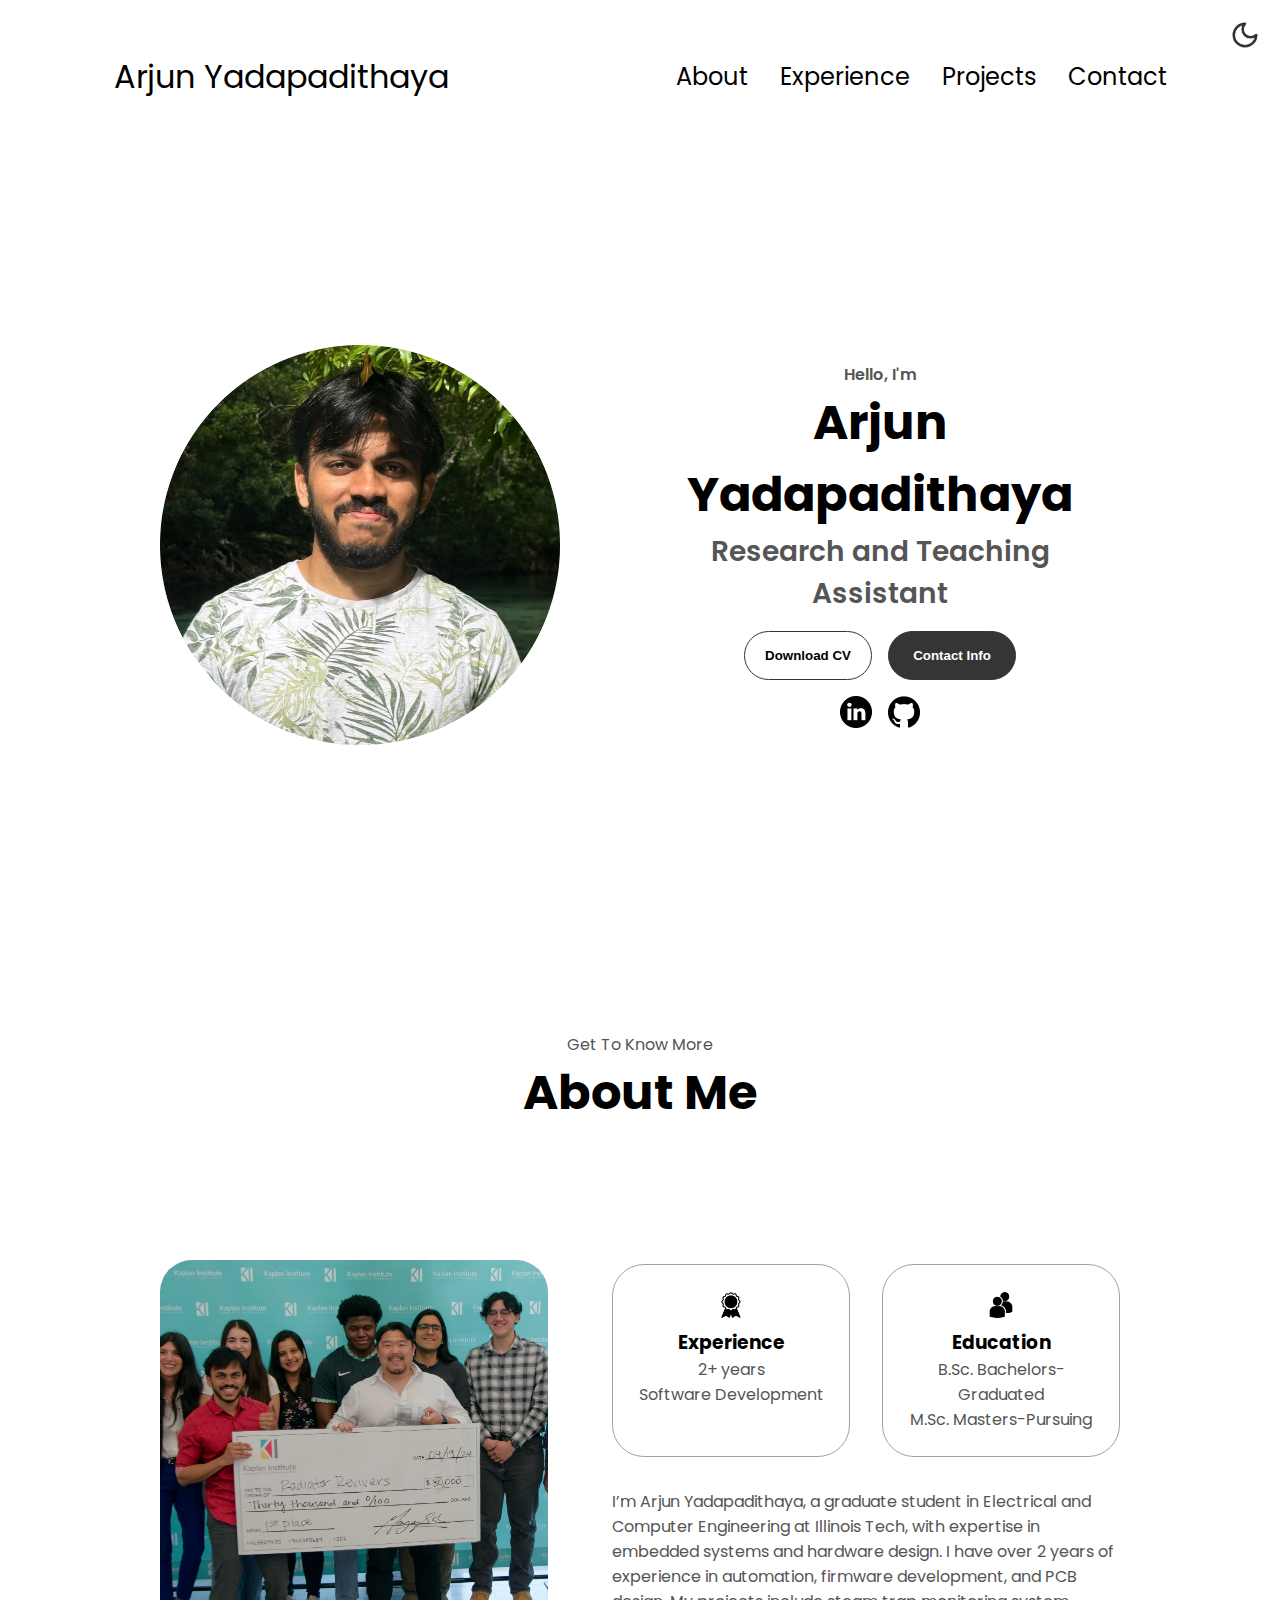
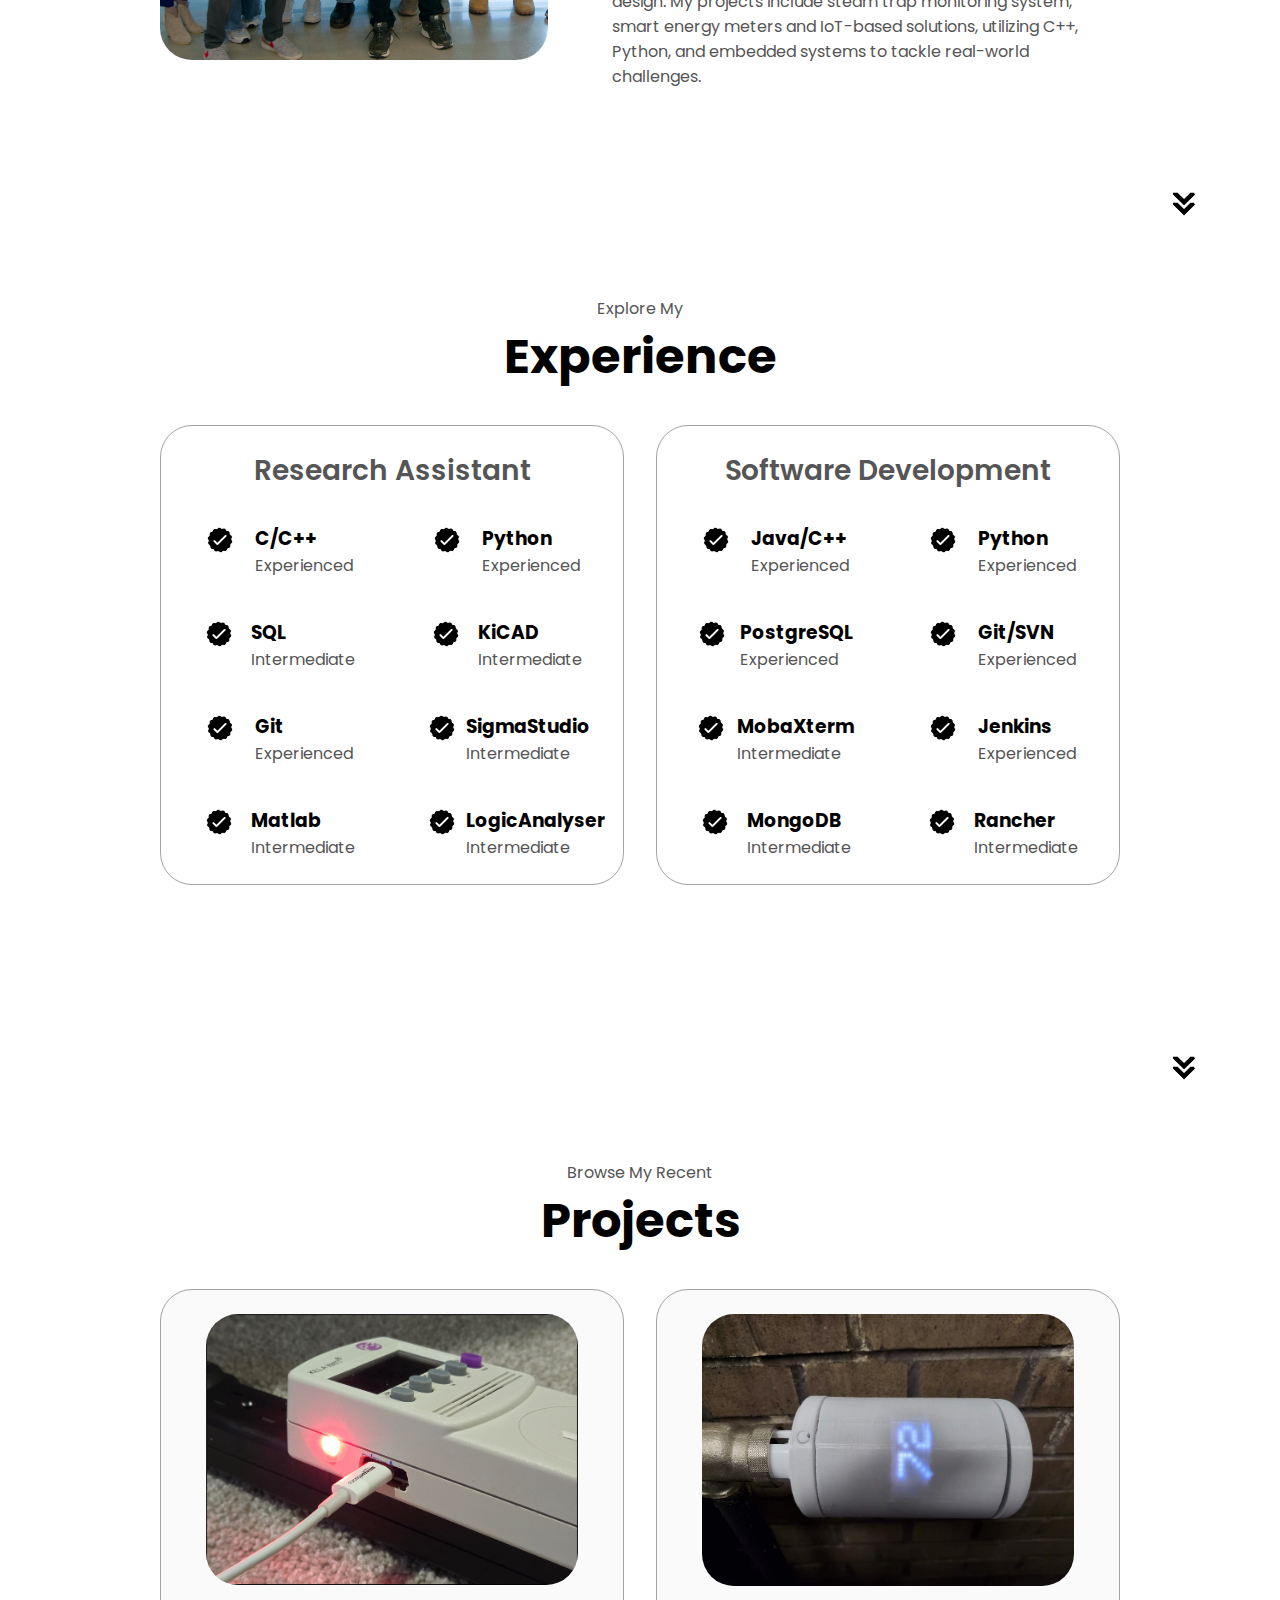
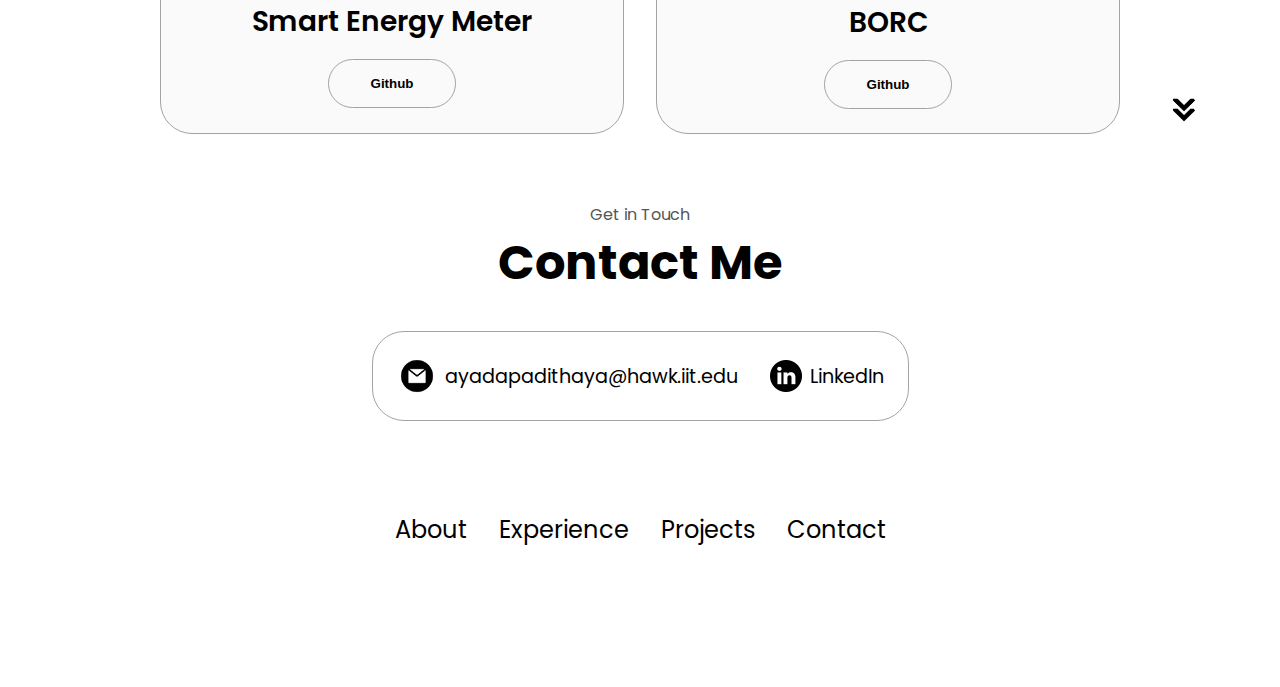
<file: index.html>
<!DOCTYPE html>
<html lang="en">
  <head>
    <meta charset="UTF-8" />
    <meta http-equiv="X-UA-Compatible" content="IE=edge" />
    <meta name="viewport" content="width=device-width, initial-scale=1.0" />
    <title>Arjun Yadapadithaya</title>
    <link rel="stylesheet" href="style.css" />
    <link rel="stylesheet" href="mediaqueries.css" />
  </head>
  <body>
    <nav id="desktop-nav">
      <div class="logo"><a href="index.html">Arjun Yadapadithaya</a></div>
      <div>
        <ul class="nav-links">
          <li><a href="#about">About</a></li>
          <li><a href="#experience">Experience</a></li>
          <li><a href="#projects">Projects</a></li>
          <!-- <li><a href="notebook.html">Notebook</a></li> -->
          <li><a href="#contact">Contact</a></li>
          
          <button id="dark-mode-toggle" class="btn btn-color-2">
            
          </button>
          
        </ul>
      </div>
    </nav>
    <nav id="hamburger-nav">
      <div class="logo">Arjun Yadapadithaya</div>
      <div class="hamburger-menu">
        <div class="hamburger-icon" onclick="toggleMenu()">
          <span></span>
          <span></span>
          <span></span>
        </div>
        <div class="menu-links">
          <li><a href="#about" onclick="toggleMenu()">About</a></li>
          <li><a href="#experience" onclick="toggleMenu()">Experience</a></li>
          <li><a href="#projects" onclick="toggleMenu()">Projects</a></li>
          <li><a href="#contact" onclick="toggleMenu()">Contact</a></li>
        </div>
      </div>
    </nav>
    <section id="profile">
      <div class="section__pic-container">
        <img src="./assets/arjun_profile.png" alt="Arjun_Yadapadithaya profile picture" />
      </div>
      <div class="section__text">
        <p class="section__text__p1">Hello, I'm</p>
        <h1 class="title">Arjun Yadapadithaya</h1>
        <p class="section__text__p2">Research and Teaching Assistant</p>
        <div class="btn-container">
          <button
            class="btn btn-color-2"
            onclick="window.open('./assets/Arjun_Yadapadithaya.pdf')"
          >
            Download CV
          </button>
          <button class="btn btn-color-1" onclick="location.href='#contact'">
            Contact Info
          </button>
        </div>
        <div id="socials-container">
          <img
            src="./assets/linkedin.png"
            alt="My LinkedIn profile"
            class="icon"
            onclick="location.href='https://linkedin.com/in/arjunyadapadithaya'"
          />
          <img
            src="./assets/github.png"
            alt="My Github profile"
            class="icon"
            onclick="location.href='https://github.com/arjunbky'"
          />
        </div>
      </div>
    </section>
    <section id="about">
      <p class="section__text__p1">Get To Know More</p>
      <h1 class="title">About Me</h1>
      <div class="section-container">
        <div class="section__pic-container">
          <img
            src="./assets/about_arjun.jpg"
            alt="Profile picture"
            class="about-pic"
          />
        </div>
        <div class="about-details-container">
          <div class="about-containers">
            <div class="details-container">
              <img
                src="./assets/experience.png"
                alt="Experience icon"
                class="icon"
              />
              <h3>Experience</h3>
              <p>2+ years <br />Software Development</p>
            </div>
            <div class="details-container">
              <img
                src="./assets/education.png"
                alt="Education icon"
                class="icon"
              />
              <h3>Education</h3>
              <p>B.Sc. Bachelors-Graduated<br />M.Sc. Masters-Pursuing</p>
            </div>
          </div>
          <div class="text-container">
            <p>
              I’m Arjun Yadapadithaya, a graduate student in Electrical and Computer Engineering at Illinois Tech, with expertise in embedded systems and hardware design.
               I have over 2 years of experience in automation, firmware development,
               and PCB design. My projects include steam trap monitoring system, smart energy meters and IoT-based solutions, utilizing C++, Python, and embedded systems to tackle real-world challenges.            </p>
          </div>
        </div>
      </div>
      <img
        src="./assets/arrow.png"
        alt="Arrow icon"
        class="icon arrow"
        onclick="location.href='#experience'"
      />
    </section>
    <section id="experience">
      <p class="section__text__p1">Explore My</p>
      <h1 class="title">Experience</h1>
      <div class="experience-details-container">
        <div class="about-containers">
          <div class="details-container">
            <h2 class="experience-sub-title">Research Assistant</h2>
            <div class="article-container">
              <article>
                <img
                  src="./assets/checkmark.png"
                  alt="Experience icon"
                  class="icon"
                />
                <div>
                  <h3>C/C++</h3>
                  <p>Experienced</p>
                </div>
              </article>
              <article>
                <img
                  src="./assets/checkmark.png"
                  alt="Experience icon"
                  class="icon"
                />
                <div>
                  <h3>Python</h3>
                  <p>Experienced</p>
                </div>
              </article>
              <article>
                <img
                  src="./assets/checkmark.png"
                  alt="Experience icon"
                  class="icon"
                />
                <div>
                  <h3>SQL</h3>
                  <p>Intermediate</p>
                </div>
              </article>
              <article>
                <img
                  src="./assets/checkmark.png"
                  alt="Experience icon"
                  class="icon"
                />
                <div>
                  <h3>KiCAD</h3>
                  <p>Intermediate</p>
                </div>
              </article>
              <article>
                <img
                  src="./assets/checkmark.png"
                  alt="Experience icon"
                  class="icon"
                />
                <div>
                  <h3>Git</h3>
                  <p>Experienced</p>
                </div>
              </article>
              <article>
                <img
                  src="./assets/checkmark.png"
                  alt="Experience icon"
                  class="icon"
                />
                <div>
                  <h3>SigmaStudio</h3>
                  <p>Intermediate</p>
                </div>
                
              </article>
              <article>
                <img
                  src="./assets/checkmark.png"
                  alt="Experience icon"
                  class="icon"
                />
                <div>
                  <h3>Matlab</h3>
                  <p>Intermediate</p>
                </div>
              </article>
              <article>
                <img
                  src="./assets/checkmark.png"
                  alt="Experience icon"
                  class="icon"
                />
                <div>
                  <h3>LogicAnalyser</h3>
                  <p>Intermediate</p>
                </div>
              </article>
            </div>
          </div>
          <div class="details-container">
            <h2 class="experience-sub-title">Software Development</h2>
            <div class="article-container">
              <article>
                <img
                  src="./assets/checkmark.png"
                  alt="Experience icon"
                  class="icon"
                />
                <div>
                  <h3>Java/C++</h3>
                  <p>Experienced</p>
                </div>
              </article>
              <article>
                <img
                  src="./assets/checkmark.png"
                  alt="Experience icon"
                  class="icon"
                />
                <div>
                  <h3>Python</h3>
                  <p>Experienced</p>
                </div>
              </article>
              <article>
                <img
                  src="./assets/checkmark.png"
                  alt="Experience icon"
                  class="icon"
                />
                <div>
                  <h3>PostgreSQL</h3>
                  <p>Experienced</p>
                </div>
              </article>
              <article>
                <img
                  src="./assets/checkmark.png"
                  alt="Experience icon"
                  class="icon"
                />
                <div>
                  <h3>Git/SVN</h3>
                  <p>Experienced</p>
                </div>
              </article>
              <article>
                <img
                  src="./assets/checkmark.png"
                  alt="Experience icon"
                  class="icon"
                />
                <div>
                  <h3>MobaXterm</h3>
                  <p>Intermediate</p>
                </div>
              </article>
              <article>
                <img
                  src="./assets/checkmark.png"
                  alt="Experience icon"
                  class="icon"
                />
                <div>
                  <h3>Jenkins</h3>
                  <p>Experienced</p>
                </div>
              </article>
              <article>
                <img
                  src="./assets/checkmark.png"
                  alt="Experience icon"
                  class="icon"
                />
                <div>
                  <h3>MongoDB</h3>
                  <p>Intermediate</p>
                </div>
              </article>
              <article>
                <img
                  src="./assets/checkmark.png"
                  alt="Experience icon"
                  class="icon"
                />
                <div>
                  <h3>Rancher</h3>
                  <p>Intermediate</p>
                </div>
              </article>
            </div>
          </div>
        </div>
      </div>
      <img
        src="./assets/arrow.png"
        alt="Arrow icon"
        class="icon arrow"
        onclick="location.href='#projects'"
      />
    </section>
    <section id="projects">
      <p class="section__text__p1">Browse My Recent</p>
      <h1 class="title">Projects</h1>
      <div class="experience-details-container">
        <div class="about-containers">
          <div class="details-container color-container">
            <div class="article-container">
              <img
                src="./assets/smart_meter.png"
                alt="Project 1"
                class="project-img"
              />
            </div>
            <h2 class="experience-sub-title project-title">Smart Energy Meter</h2>
            <div class="btn-container">
              <button
                class="btn btn-color-2 project-btn"
                onclick="location.href='https://github.com/berg-lab/energy-meter/tree/main'"
              >
                Github
              </button>
             
            </div>
          </div>
          <div class="details-container color-container">
            <div class="article-container">
              <img
                src="./assets/borc.png"
                alt="Project 2"
                class="project-img"
              />
            </div>
            <h2 class="experience-sub-title project-title">BORC</h2>
            <div class="btn-container">
              <button
                class="btn btn-color-2 project-btn"
                onclick="location.href='https://github.com/berg-lab/BORC'"
              >
                Github
              </button>
              
            </div>
          </div>
         
          </div>
        </div>
      </div>
      <img
        src="./assets/arrow.png"
        alt="Arrow icon"
        class="icon arrow"
        onclick="location.href='#contact'"
      />
    </section>
    <section id="contact">
      <p class="section__text__p1">Get in Touch</p>
      <h1 class="title">Contact Me</h1>
      <div class="contact-info-upper-container">
        <div class="contact-info-container">
          <img
            src="./assets/email.png"
            alt="Email icon"
            class="icon contact-icon email-icon"
          />
          <p><a href="mailto:ayadapadithaya@hawk.iit.edu">ayadapadithaya@hawk.iit.edu</a></p>
        </div>
        <div class="contact-info-container">
          <img
            src="./assets/linkedin.png"
            alt="LinkedIn icon"
            class="icon contact-icon"
          />
          <p><a href="https://www.linkedin.com/in/arjunyadapadithaya/">LinkedIn</a></p>
        </div>
      </div>
    </section>
    <footer>
      <nav>
        <div class="nav-links-container">
          <ul class="nav-links">
            <li><a href="#about">About</a></li>
            <li><a href="#experience">Experience</a></li>
            <li><a href="#projects">Projects</a></li>
            <!-- <li><a href="notebook.html">Notebook</a></li> -->
            <li><a href="#contact">Contact</a></li>
            
          </ul>
        </div>
      </nav>
      <!-- <p>Copyright &#169; 2023 John Doe. All Rights Reserved.</p> -->
    </footer>
    <script src="script.js"></script>
  </body>
</html>
</file>
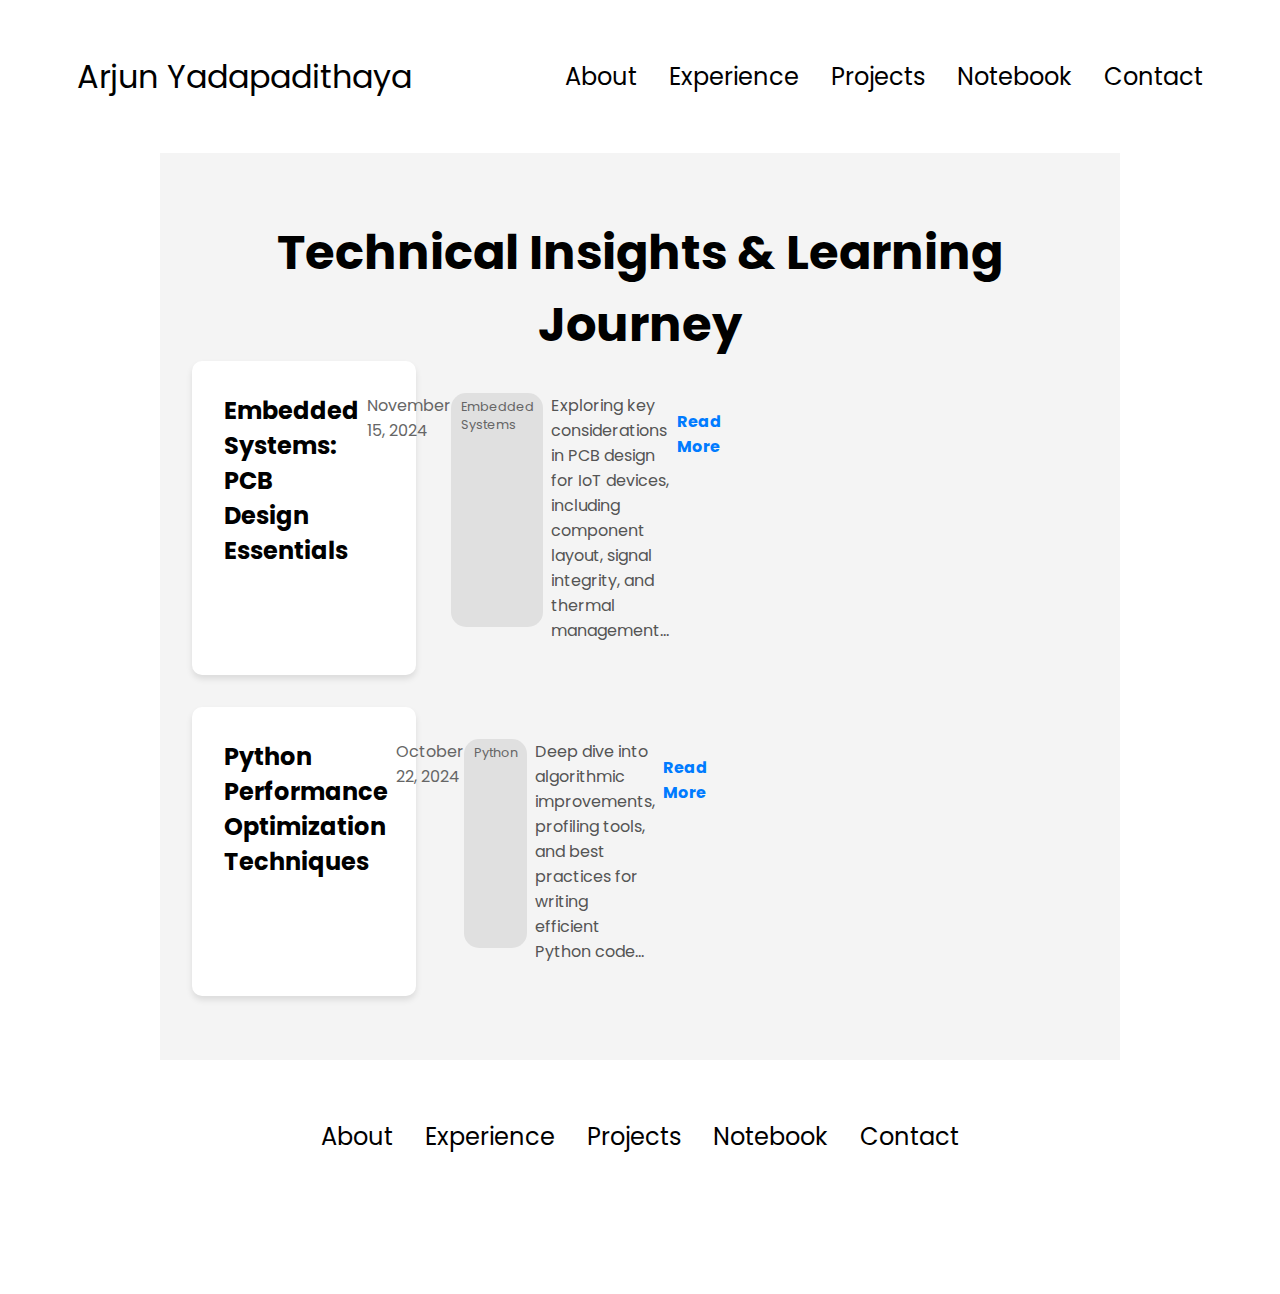
<file: notebook.html>
<!DOCTYPE html>
<html lang="en">
  <head>
    <meta charset="UTF-8" />
    <meta name="viewport" content="width=device-width, initial-scale=1.0" />
    <title>Arjun Yadapadithaya - Blog</title>
    <link rel="stylesheet" href="style.css" />
  </head>
  <body>
    <nav id="desktop-nav">
      <div class="logo"><a href="index.html">Arjun Yadapadithaya</a></div>
      <div>
        <ul class="nav-links">
          <li><a href="index.html#about">About</a></li>
          <li><a href="index.html#experience">Experience</a></li>
          <li><a href="index.html#projects">Projects</a></li>
          <li><a href="notebook.html" class="active">Notebook</a></li>
          <li><a href="index.html#contact">Contact</a></li>
        </ul>
      </div>
    </nav>

    <section id="blog">
      <h1 class="title">Technical Insights & Learning Journey</h1>
      
      <div class="blog-container">
        <article class="blog-post">
          <h2>Embedded Systems: PCB Design Essentials</h2>
          <div class="post-meta">
            <span class="date">November 15, 2024</span>
            <span class="tag">Embedded Systems</span>
          </div>
          <p>Exploring key considerations in PCB design for IoT devices, including component layout, signal integrity, and thermal management...</p>
          <a href="#" class="read-more">Read More</a>
        </article>

        <article class="blog-post">
          <h2>Python Performance Optimization Techniques</h2>
          <div class="post-meta">
            <span class="date">October 22, 2024</span>
            <span class="tag">Python</span>
          </div>
          <p>Deep dive into algorithmic improvements, profiling tools, and best practices for writing efficient Python code...</p>
          <a href="#" class="read-more">Read More</a>
        </article>
      </div>
    </section>

    <footer>
      <nav>
        <div class="nav-links-container">
          <ul class="nav-links">
            <li><a href="index.html#about">About</a></li>
            <li><a href="index.html#experience">Experience</a></li>
            <li><a href="index.html#projects">Projects</a></li>
            <li><a href="notebook.html">Notebook</a></li>
            <li><a href="index.html#contact">Contact</a></li>
          </ul>
        </div>
      </nav>
    </footer>
  </body>
</html>
</file>
<file: style.css>
/* GENERAL */

@import url("https://fonts.googleapis.com/css2?family=Poppins:wght@300;400;500;600&display=swap");

* {
  margin: 0;
  padding: 0;
}

body {
  font-family: "Poppins", sans-serif;
}

html {
  scroll-behavior: smooth;
}

p {
  color: rgb(85, 85, 85);
}

/* TRANSITION */

a,
.btn {
  transition: all 300ms ease;
}

/* DESKTOP NAV */

nav,
.nav-links {
  display: flex;
}

nav {
  justify-content: space-around;
  align-items: center;
  height: 17vh;
}

.nav-links {
  gap: 2rem;
  list-style: none;
  font-size: 1.5rem;
}

a {
  color: black;
  text-decoration: none;
  text-decoration-color: white;
}

a:hover {
  color: grey;
  text-decoration: underline;
  text-underline-offset: 1rem;
  text-decoration-color: rgb(181, 181, 181);
}

.logo {
  font-size: 2rem;
}

.logo:hover {
  cursor: default;
}

/* HAMBURGER MENU */

#hamburger-nav {
  display: none;
}

.hamburger-menu {
  position: relative;
  display: inline-block;
}

.hamburger-icon {
  display: flex;
  flex-direction: column;
  justify-content: space-between;
  height: 24px;
  width: 30px;
  cursor: pointer;
}

.hamburger-icon span {
  width: 100%;
  height: 2px;
  background-color: black;
  transition: all 0.3 ease-in-out;
}

.menu-links {
  position: absolute;
  top: 100%;
  right: 0;
  background-color: white;
  width: fit-content;
  max-height: 0;
  overflow: hidden;
  transition: all 0.3 ease-in-out;
}

.menu-links a {
  display: block;
  padding: 10px;
  text-align: center;
  font-size: 1.5rem;
  color: black;
  text-decoration: none;
  transition: all 0.3 ease-in-out;
}

.menu-links li {
  list-style: none;
}

.menu-links.open {
  max-height: 300px;
}

.hamburger-icon.open span:first-child {
  transform: rotate(45deg) translate(10px, 5px);
}

.hamburger-icon.open span:nth-child(2) {
  opacity: 0;
}

.hamburger-icon.open span:last-child {
  transform: rotate(-45deg) translate(10px, -5px);
}

.hamburger-icon span:first-child {
  transform: none;
}

.hamburger-icon span:first-child {
  opacity: 1;
}

.hamburger-icon span:first-child {
  transform: none;
}

/* SECTIONS */

section {
  padding-top: 4vh;
  height: 96vh;
  margin: 0 10rem;
  box-sizing: border-box;
  min-height: fit-content;
}

.section-container {
  display: flex;
}

/* PROFILE SECTION */

#profile {
  display: flex;
  justify-content: center;
  gap: 5rem;
  height: 80vh;
}

.section__pic-container {
  display: flex;
  height: 400px;
  width: 400px;
  margin: auto 0;
}

.section__text {
  align-self: center;
  text-align: center;
}

.section__text p {
  font-weight: 600;
}

.section__text__p1 {
  text-align: center;
}

.section__text__p2 {
  font-size: 1.75rem;
  margin-bottom: 1rem;
}

.title {
  font-size: 3rem;
  text-align: center;
}

#socials-container {
  display: flex;
  justify-content: center;
  margin-top: 1rem;
  gap: 1rem;
}

/* ICONS */

.icon {
  cursor: pointer;
  height: 2rem;
}

/* BUTTONS */

.btn-container {
  display: flex;
  justify-content: center;
  gap: 1rem;
}

.btn {
  font-weight: 600;
  transition: all 300ms ease;
  padding: 1rem;
  width: 8rem;
  border-radius: 2rem;
}

.btn-color-1,
.btn-color-2 {
  border: rgb(53, 53, 53) 0.1rem solid;
}

.btn-color-1:hover,
.btn-color-2:hover {
  cursor: pointer;
}

.btn-color-1,
.btn-color-2:hover {
  background: rgb(53, 53, 53);
  color: white;
}

.btn-color-1:hover {
  background: rgb(0, 0, 0);
}

.btn-color-2 {
  background: none;
}

.btn-color-2:hover {
  border: rgb(255, 255, 255) 0.1rem solid;
}

.btn-container {
  gap: 1rem;
}

/* ABOUT SECTION */

#about {
  position: relative;
}

.about-containers {
  gap: 2rem;
  margin-bottom: 2rem;
  margin-top: 2rem;
}

.about-details-container {
  justify-content: center;
  flex-direction: column;
}

.about-containers,
.about-details-container {
  display: flex;
}

.about-pic {
  border-radius: 2rem;
}

.arrow {
  position: absolute;
  right: -5rem;
  bottom: 2.5rem;
}

.details-container {
  padding: 1.5rem;
  flex: 1;
  background: white;
  border-radius: 2rem;
  border: rgb(53, 53, 53) 0.1rem solid;
  border-color: rgb(163, 163, 163);
  text-align: center;
}

.section-container {
  gap: 4rem;
  height: 80%;
}

.section__pic-container {
  height: 400px;
  width: 400px;
  margin: auto 0;
}

/* EXPERIENCE SECTION */

#experience {
  position: relative;
}

.experience-sub-title {
  color: rgb(85, 85, 85);
  font-weight: 600;
  font-size: 1.75rem;
  margin-bottom: 2rem;
}

.experience-details-container {
  display: flex;
  justify-content: center;
  flex-direction: column;
}

.article-container {
  display: flex;
  text-align: initial;
  flex-wrap: wrap;
  flex-direction: row;
  gap: 2.5rem;
  justify-content: space-around;
}

article {
  display: flex;
  width: 10rem;
  justify-content: space-around;
  gap: 0.5rem;
}

article .icon {
  cursor: default;
}

/* PROJECTS SECTION */

#projects {
  position: relative;
}

.color-container {
  border-color: rgb(163, 163, 163);
  background: rgb(250, 250, 250);
}

.project-img {
  border-radius: 2rem;
  width: 90%;
  height: 90%;
}

.project-title {
  margin: 1rem;
  color: black;
}

.project-btn {
  color: black;
  border-color: rgb(163, 163, 163);
}

/* CONTACT */

#contact {
  display: flex;
  justify-content: center;
  flex-direction: column;
  height: 70vh;
}

.contact-info-upper-container {
  display: flex;
  justify-content: center;
  border-radius: 2rem;
  border: rgb(53, 53, 53) 0.1rem solid;
  border-color: rgb(163, 163, 163);
  background: (250, 250, 250);
  margin: 2rem auto;
  padding: 0.5rem;
}

.contact-info-container {
  display: flex;
  align-items: center;
  justify-content: center;
  gap: 0.5rem;
  margin: 1rem;
}

.contact-info-container p {
  font-size: larger;
}

.contact-icon {
  cursor: default;
}

.email-icon {
  height: 2.5rem;
}

/* FOOTER SECTION */

footer {
  height: 26vh;
  margin: 0 1rem;
}

footer p {
  text-align: center;
}


/* Blog Page Styles - Add to existing CSS */
#blog {
  padding: 4rem 2rem;
  background-color: #f4f4f4;
}

.blog-container {
  max-width: 900px;
  margin: 0 auto;
  display: grid;
  gap: 2rem;
}

.blog-post {
  background-color: white;
  border-radius: 10px;
  padding: 2rem;
  box-shadow: 0 4px 6px rgba(0, 0, 0, 0.1);
  transition: transform 0.3s ease;
}

.blog-post:hover {
  transform: translateY(-10px);
}

.post-meta {
  display: flex;
  justify-content: space-between;
  margin-bottom: 1rem;
  color: #666;
}

.tag {
  background-color: #e0e0e0;
  padding: 0.3rem 0.6rem;
  border-radius: 15px;
  font-size: 0.8rem;
}

.read-more {
  display: inline-block;
  margin-top: 1rem;
  color: #007bff;
  text-decoration: none;
  font-weight: bold;
}

.read-more:hover {
  text-decoration: underline;
}




/* Dark Mode Styles */
body.dark-mode {
  background-color: #121212;
  color: #ffffff;
}

body.dark-mode nav {
  background-color: #1e1e1e;
}

body.dark-mode .nav-links a {
  color: #ffffff;
}

body.dark-mode .details-container {
  background-color: #2c2c2c;
  border-color: #444;
}

body.dark-mode p {
  color: #cccccc;
}

body.dark-mode .blog-post {
  background-color: #1e1e1e;
}





#visitor-counter {
  position: fixed;
  bottom: 20px;
  right: 20px;
  background-color: rgba(0, 0, 0, 0.7);
  color: white;
  padding: 10px;
  border-radius: 5px;
  font-family: Arial, sans-serif;
  font-size: 14px;
}
</file>
<file: mediaqueries.css>
@media screen and (max-width: 1400px) {
  #profile {
    height: 83vh;
    margin-bottom: 6rem;
  }
  .about-containers {
    flex-wrap: wrap;
  }
  #contact,
  #projects {
    height: fit-content;
  }
}

@media screen and (max-width: 1200px) {
  #desktop-nav {
    display: none;
  }
  #hamburger-nav {
    display: flex;
  }
  #experience,
  .experience-details-container {
    margin-top: 2rem;
  }
  #profile,
  .section-container {
    display: block;
  }
  .arrow {
    display: none;
  }
  section,
  .section-container {
    height: fit-content;
  }
  section {
    margin: 0 5%;
  }
  .section__pic-container {
    width: 275px;
    height: 275px;
    margin: 0 auto 2rem;
  }
  .about-containers {
    margin-top: 0;
  }
}

@media screen and (max-width: 600px) {
  #contact,
  footer {
    height: 40vh;
  }
  #profile {
    height: 83vh;
    margin-bottom: 0;
  }
  article {
    font-size: 1rem;
  }
  footer nav {
    height: fit-content;
    margin-bottom: 2rem;
  }
  .about-containers,
  .contact-info-upper-container,
  .btn-container {
    flex-wrap: wrap;
  }
  .contact-info-container {
    margin: 0;
  }
  .contact-info-container p,
  .nav-links li a {
    font-size: 1rem;
  }
  .experience-sub-title {
    font-size: 1.25rem;
  }
  .logo {
    font-size: 1.5rem;
  }
  .nav-links {
    flex-direction: column;
    gap: 0.5rem;
    text-align: center;
  }
  .section__pic-container {
    width: auto;
    height: 46vw;
    justify-content: center;
  }
  .section__text__p2 {
    font-size: 1.25rem;
  }
  .title {
    font-size: 2rem;
  }
  .text-container {
    text-align: justify;
  }
}
</file>
